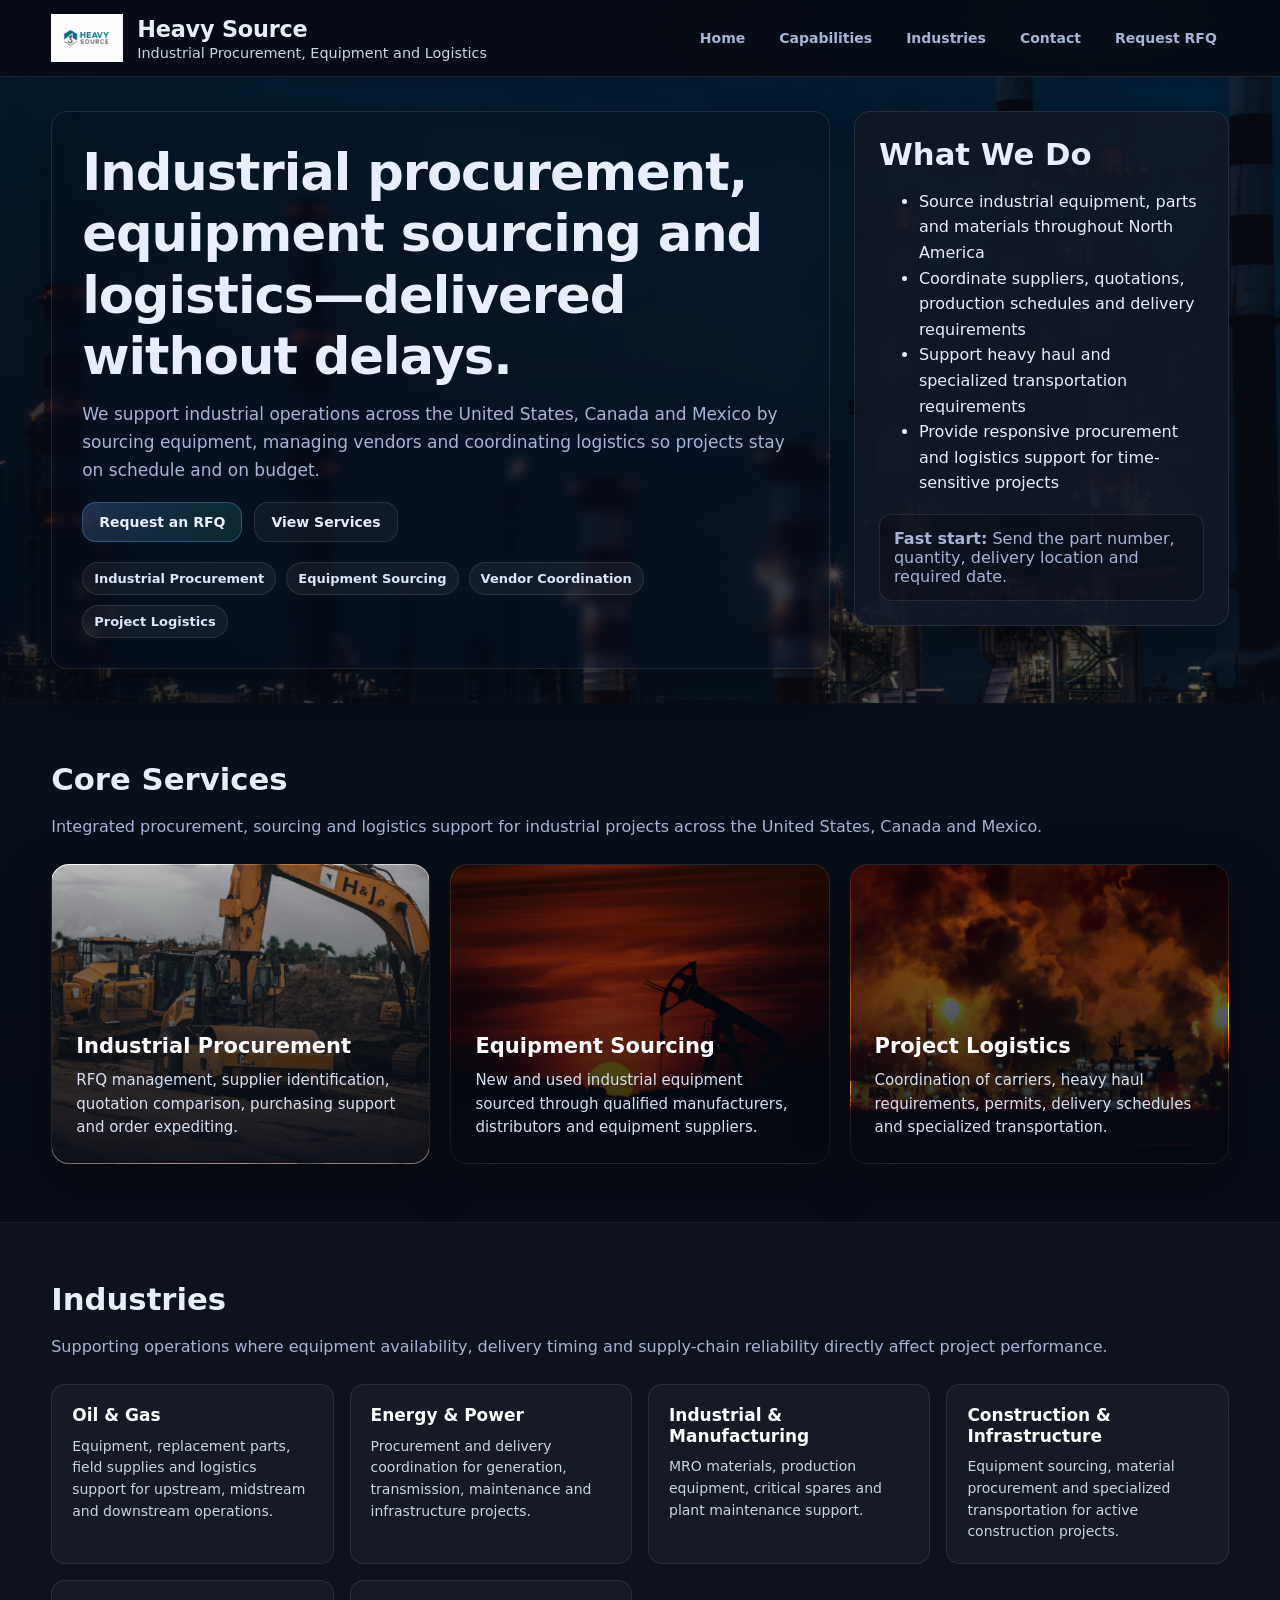
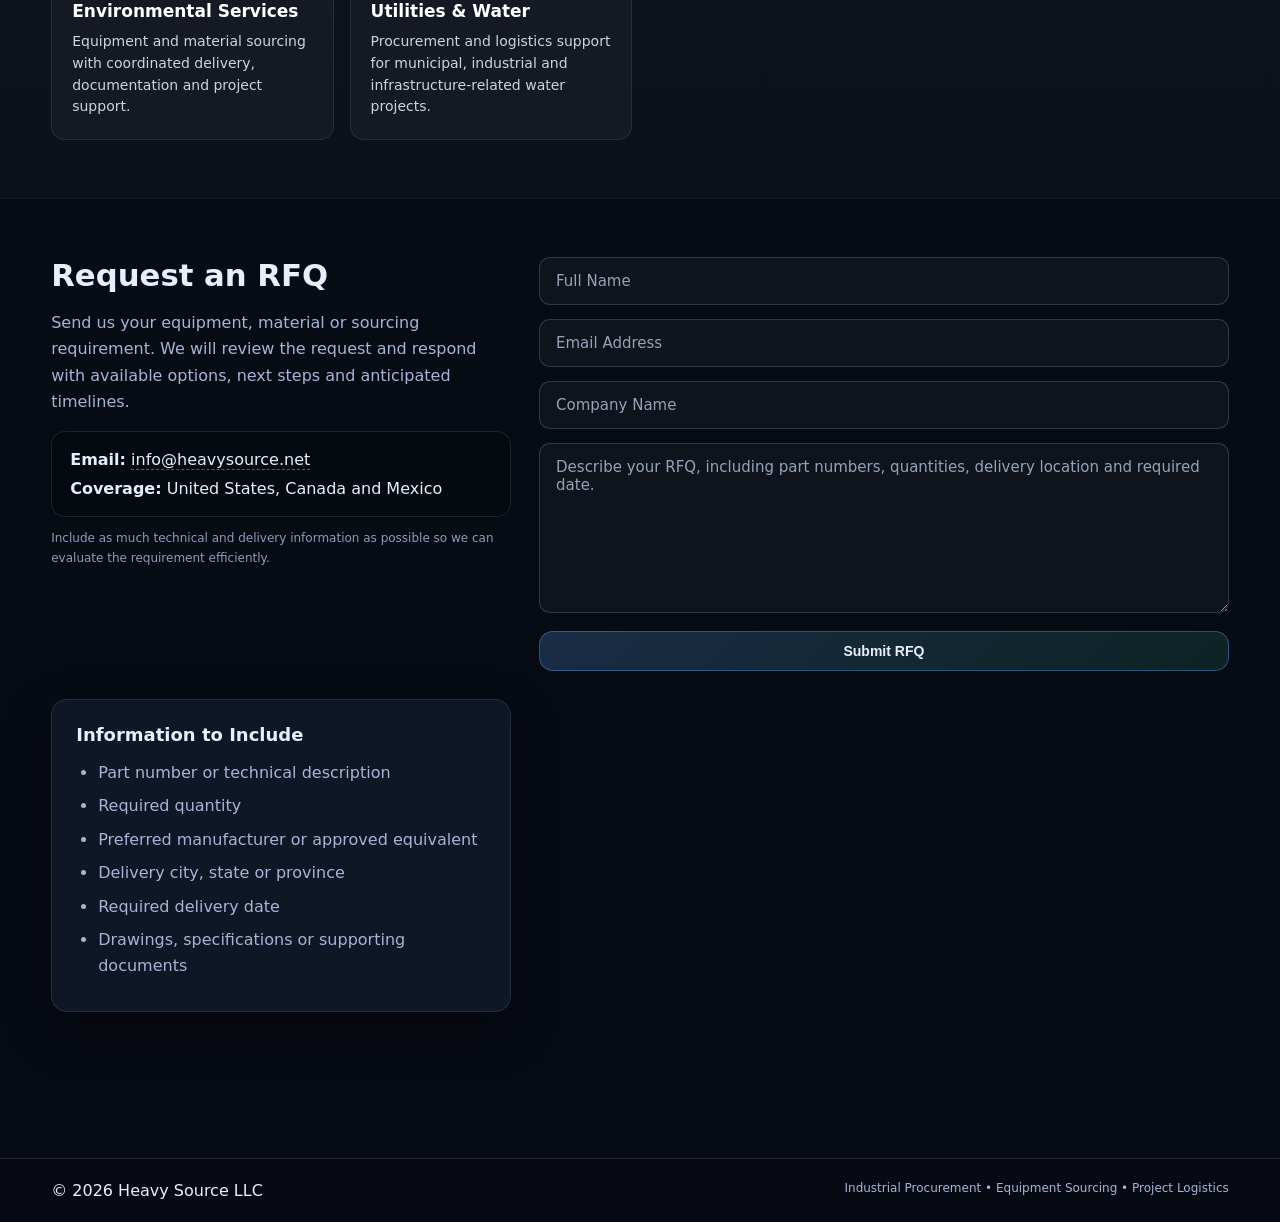
<file: index.html>
<!doctype html>
<html lang="en">
<head>
  <meta charset="utf-8">
  <meta name="viewport" content="width=device-width, initial-scale=1">

  <title>Heavy Source | Industrial Procurement & Strategic Sourcing</title>

  <meta name="description" content="Heavy Source provides industrial procurement, strategic sourcing, equipment sourcing, vendor coordination and project logistics across the United States, Canada and Mexico.">


<link rel="canonical" href="https://heavysource.net/">
<meta property="og:type" content="website">
<meta property="og:site_name" content="Heavy Source">
<meta property="og:title" content="Heavy Source | Industrial Procurement & Strategic Sourcing">
<meta property="og:description" content="Heavy Source provides industrial procurement, strategic sourcing, equipment sourcing, vendor coordination and project logistics across the United States, Canada and Mexico.">
<meta property="og:url" content="https://heavysource.net/">
<meta property="og:image" content="https://heavysource.net/hero-bg.jpg.JPG">
<meta name="twitter:card" content="summary_large_image">
<meta name="twitter:title" content="Heavy Source | Industrial Procurement & Strategic Sourcing">
<meta name="twitter:description" content="Heavy Source provides industrial procurement, strategic sourcing, equipment sourcing, vendor coordination and project logistics across the United States, Canada and Mexico.">
<meta name="twitter:image" content="https://heavysource.net/hero-bg.jpg.JPG">
<script type="application/ld+json">
{"@context": "https://schema.org", "@type": "Organization", "name": "Heavy Source LLC", "url": "https://heavysource.net/", "logo": "https://heavysource.net/heavy-source-logo.png%20.JPG", "email": "info@heavysource.net", "areaServed": ["United States", "Canada", "Mexico"], "description": "Industrial procurement, strategic sourcing, equipment sourcing, vendor coordination and project logistics."}
</script>
<script type="application/ld+json">
{"@context": "https://schema.org", "@type": "WebSite", "name": "Heavy Source", "url": "https://heavysource.net/"}
</script>

<link rel="stylesheet" href="style.css?v=20260730-1">
</head>

<body>

  <header class="site-header">
    <div class="wrap header-inner">

      <a href="index.html" class="brand">
        <img
          src="heavy-source-logo.png%20.JPG"
          alt="Heavy Source"
          class="logo-img"
        >

        <div class="brand-text">
          <div class="brand-name">Heavy Source</div>
          <div class="brand-tag">
            Industrial Procurement, Equipment and Logistics
          </div>
        </div>
      </a>

    <nav class="nav" aria-label="Main navigation">
  <a href="index.html">Home</a>
  <a href="capabilities.html">Capabilities</a>
  <a href="#industries">Industries</a>
  <a href="#contact">Contact</a>
  <a href="#contact" class="nav-cta">Request RFQ</a>
</nav>

    </div>
  </header>


  <main>

    <!-- HERO -->

    <section class="hero">
      <div class="wrap hero-grid">

        <div class="hero-copy">

          <h1>
            Industrial procurement, equipment sourcing and logistics—delivered without delays.
          </h1>

          <p class="lead">
            We support industrial operations across the United States, Canada
            and Mexico by sourcing equipment, managing vendors and coordinating
            logistics so projects stay on schedule and on budget.
          </p>

          <div class="cta-row">
            <a class="btn" href="#contact">Request an RFQ</a>
            <a class="btn ghost" href="services.html">View Services</a>
          </div>

          <div class="trust">
            <div class="chip">Industrial Procurement</div>
            <div class="chip">Equipment Sourcing</div>
            <div class="chip">Vendor Coordination</div>
            <div class="chip">Project Logistics</div>
          </div>

        </div>


        <div class="hero-card">
          <div class="card">

            <h2>What We Do</h2>

            <ul>
              <li>
                Source industrial equipment, parts and materials throughout
                North America
              </li>

              <li>
                Coordinate suppliers, quotations, production schedules and
                delivery requirements
              </li>

              <li>
                Support heavy haul and specialized transportation requirements
              </li>

              <li>
                Provide responsive procurement and logistics support for
                time-sensitive projects
              </li>
            </ul>

            <div class="note">
              <strong>Fast start:</strong>
              Send the part number, quantity, delivery location and required date.
            </div>

          </div>
        </div>

      </div>
    </section>


    <!-- SERVICES -->

    <section id="services" class="section">
      <div class="wrap">

        <h2>Core Services</h2>

        <p class="muted">
          Integrated procurement, sourcing and logistics support for industrial
          projects across the United States, Canada and Mexico.
        </p>


        <div class="services-grid">

          <div
            class="service-card"
            style="background-image: url('constructions.JPG');"
          >
            <div class="overlay"></div>

            <div class="content">
              <h3>Industrial Procurement</h3>

              <p>
                RFQ management, supplier identification, quotation comparison,
                purchasing support and order expediting.
              </p>
            </div>
          </div>


          <div
            class="service-card"
            style="background-image: url('pumpjack.JPG');"
          >
            <div class="overlay"></div>

            <div class="content">
              <h3>Equipment Sourcing</h3>

              <p>
                New and used industrial equipment sourced through qualified
                manufacturers, distributors and equipment suppliers.
              </p>
            </div>
          </div>


          <div
            class="service-card"
            style="background-image: url('refinery.JPG');"
          >
            <div class="overlay"></div>

            <div class="content">
              <h3>Project Logistics</h3>

              <p>
                Coordination of carriers, heavy haul requirements, permits,
                delivery schedules and specialized transportation.
              </p>
            </div>
          </div>

        </div>

      </div>
    </section>


    <!-- INDUSTRIES -->

    <section id="industries" class="section alt">
      <div class="wrap">

        <h2>Industries</h2>

        <p class="muted">
          Supporting operations where equipment availability, delivery timing
          and supply-chain reliability directly affect project performance.
        </p>


        <div class="industries-grid">

          <div class="industry-card">
            <h3>Oil &amp; Gas</h3>

            <p>
              Equipment, replacement parts, field supplies and logistics support
              for upstream, midstream and downstream operations.
            </p>
          </div>


          <div class="industry-card">
            <h3>Energy &amp; Power</h3>

            <p>
              Procurement and delivery coordination for generation,
              transmission, maintenance and infrastructure projects.
            </p>
          </div>


          <div class="industry-card">
            <h3>Industrial &amp; Manufacturing</h3>

            <p>
              MRO materials, production equipment, critical spares and plant
              maintenance support.
            </p>
          </div>


          <div class="industry-card">
            <h3>Construction &amp; Infrastructure</h3>

            <p>
              Equipment sourcing, material procurement and specialized
              transportation for active construction projects.
            </p>
          </div>


          <div class="industry-card">
            <h3>Environmental Services</h3>

            <p>
              Equipment and material sourcing with coordinated delivery,
              documentation and project support.
            </p>
          </div>


          <div class="industry-card">
            <h3>Utilities &amp; Water</h3>

            <p>
              Procurement and logistics support for municipal, industrial and
              infrastructure-related water projects.
            </p>
          </div>

        </div>

      </div>
    </section>


    <!-- CONTACT / RFQ -->

    <section id="contact" class="section">
      <div class="wrap contact">

        <div>

          <h2>Request an RFQ</h2>

          <p>
            Send us your equipment, material or sourcing requirement. We will
            review the request and respond with available options, next steps
            and anticipated timelines.
          </p>

          <div class="contact-box">
            <div>
              <strong>Email:</strong>
              <a href="mailto:info@heavysource.net">
                info@heavysource.net
              </a>
            </div>

            <div>
              <strong>Coverage:</strong>
              United States, Canada and Mexico
            </div>
          </div>

          <p class="smallprint">
            Include as much technical and delivery information as possible so
            we can evaluate the requirement efficiently.
          </p>

        </div>


        <form
          action="https://formspree.io/f/xjgjjobw"
          method="POST"
          class="contact-form"
        >

          <div class="form-row">
            <input
              type="text"
              name="name"
              placeholder="Full Name"
              autocomplete="name"
              required
            >
          </div>

          <div class="form-row">
            <input
              type="email"
              name="email"
              placeholder="Email Address"
              autocomplete="email"
              required
            >
          </div>

          <div class="form-row">
            <input
              type="text"
              name="company"
              placeholder="Company Name"
              autocomplete="organization"
            >
          </div>

          <div class="form-row">
            <textarea
              name="message"
              rows="6"
              placeholder="Describe your RFQ, including part numbers, quantities, delivery location and required date."
              required
            ></textarea>
          </div>

          <input
            type="hidden"
            name="_subject"
            value="New Heavy Source RFQ"
          >

          <button type="submit" class="btn primary">
            Submit RFQ
          </button>

        </form>


        <div class="card">

          <h3>Information to Include</h3>

          <ul class="checklist">
            <li>Part number or technical description</li>
            <li>Required quantity</li>
            <li>Preferred manufacturer or approved equivalent</li>
            <li>Delivery city, state or province</li>
            <li>Required delivery date</li>
            <li>Drawings, specifications or supporting documents</li>
          </ul>

        </div>

      </div>
    </section>

  </main>


  <footer class="site-footer">
    <div class="wrap footer-inner">

      <div>
        © <span id="year"></span> Heavy Source LLC
      </div>

      <div class="muted">
        Industrial Procurement • Equipment Sourcing • Project Logistics
      </div>

    </div>
  </footer>


  <script>
    document.getElementById("year").textContent =
      new Date().getFullYear();
  </script>

</body>
</html>
</file>
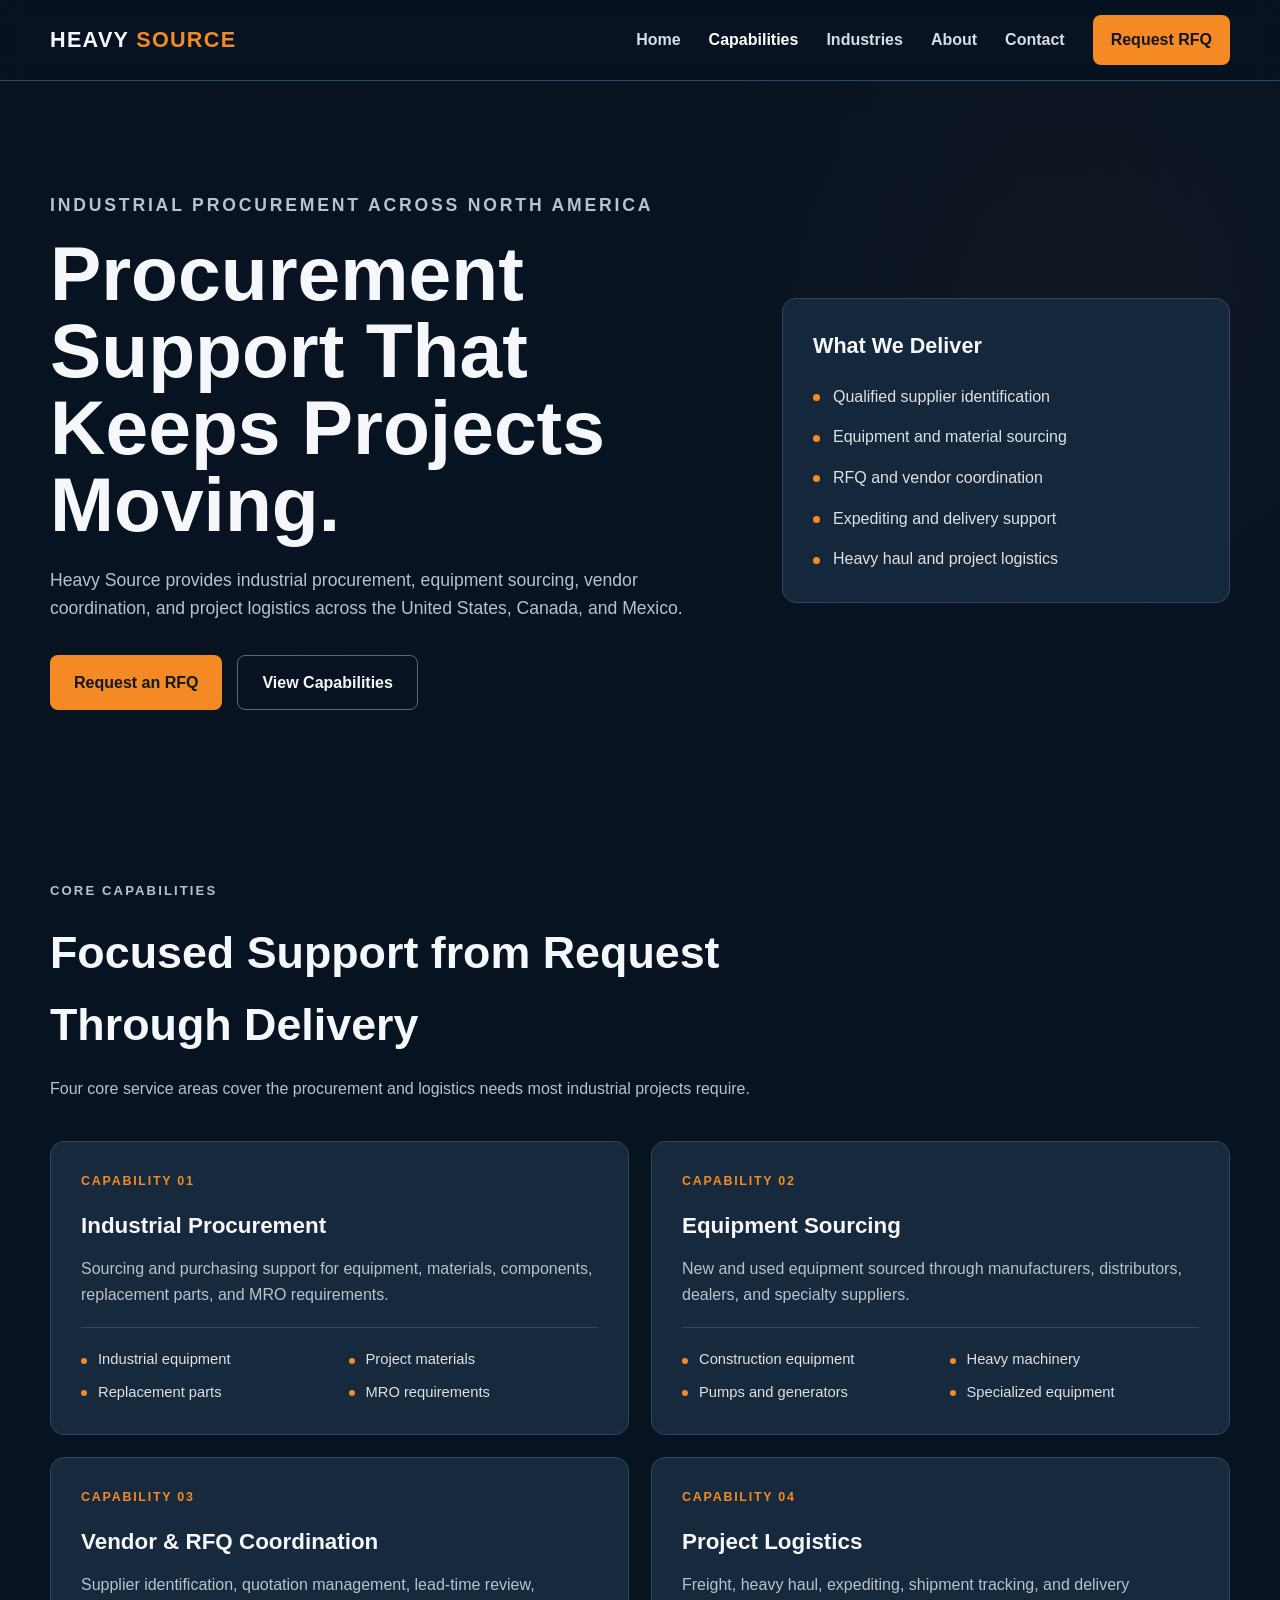
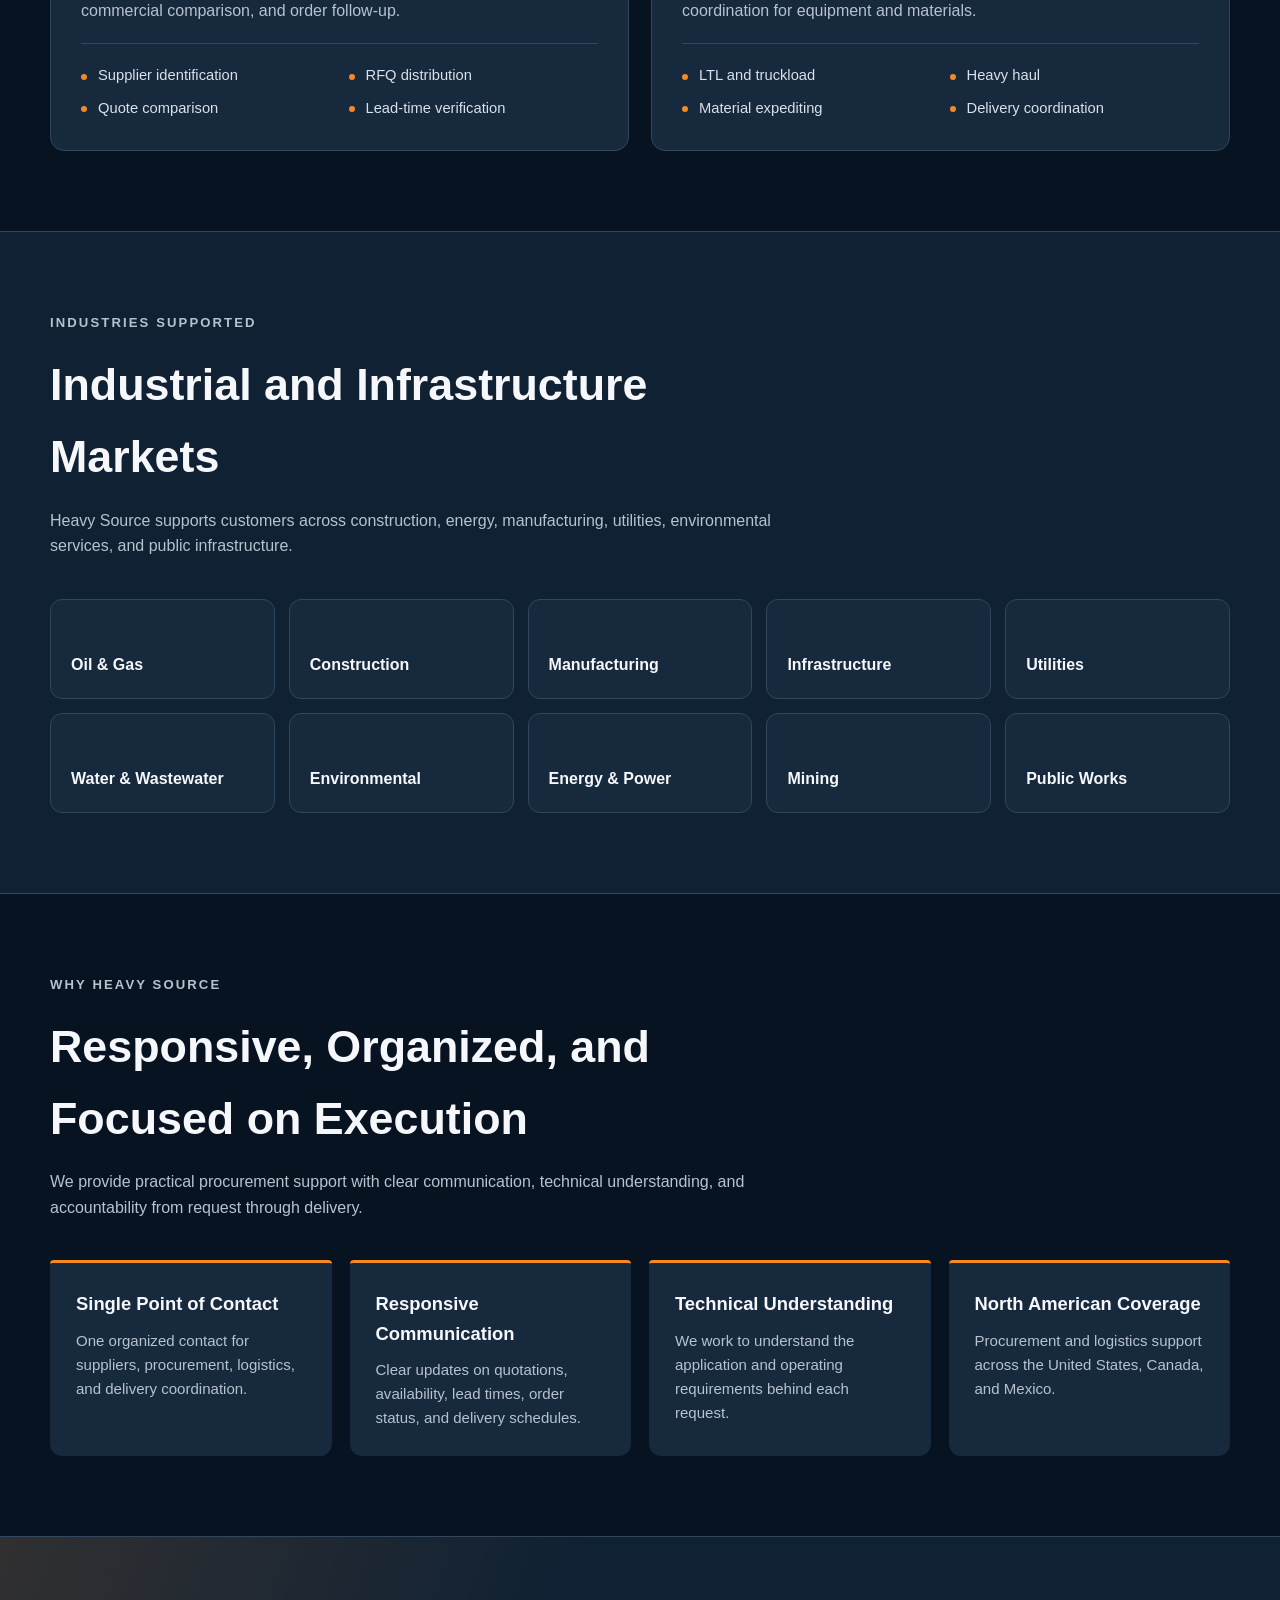
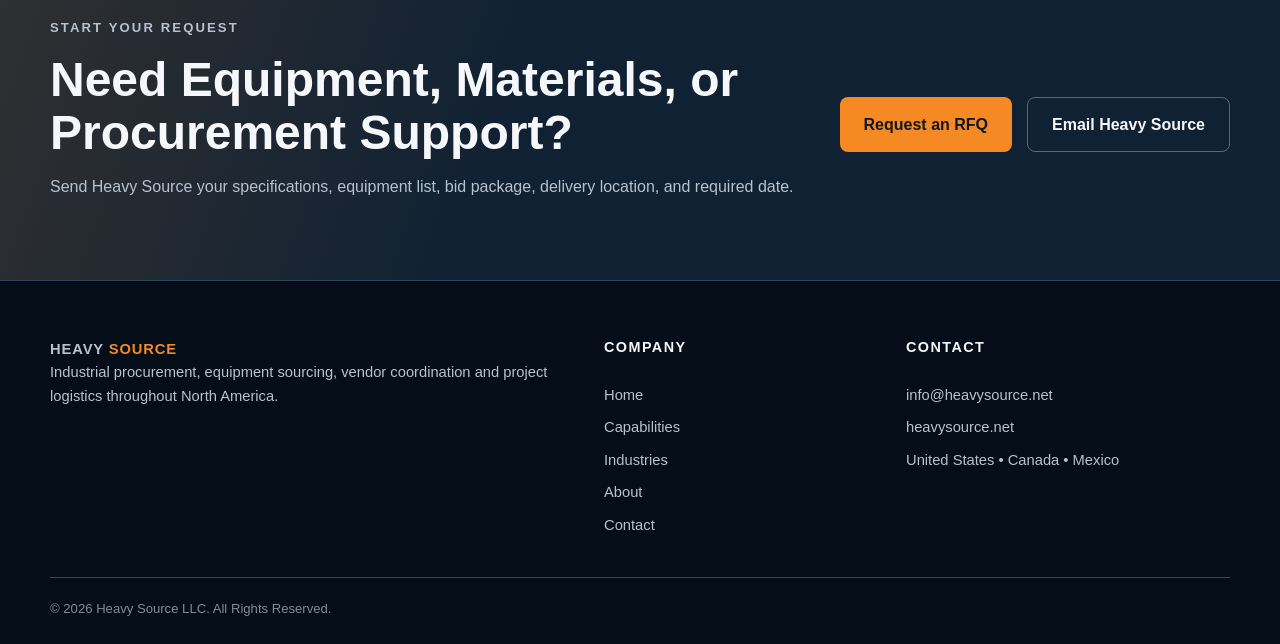
<file: capabilities.html>
<!DOCTYPE html>
<html lang="en">

<head>

<meta charset="UTF-8">

<meta name="viewport" content="width=device-width, initial-scale=1.0">

<meta name="description" content="Explore Heavy Source capabilities in industrial procurement, strategic sourcing, equipment sourcing, vendor coordination and project logistics across North America.">

<title>Industrial Procurement Capabilities | Heavy Source LLC</title>


<link rel="canonical" href="https://heavysource.net/capabilities.html">
<meta property="og:type" content="website">
<meta property="og:site_name" content="Heavy Source">
<meta property="og:title" content="Industrial Procurement Capabilities | Heavy Source LLC">
<meta property="og:description" content="Explore Heavy Source capabilities in industrial procurement, strategic sourcing, equipment sourcing, vendor coordination and project logistics across North America.">
<meta property="og:url" content="https://heavysource.net/capabilities.html">
<meta property="og:image" content="https://heavysource.net/hero-bg.jpg.JPG">
<meta name="twitter:card" content="summary_large_image">
<meta name="twitter:title" content="Industrial Procurement Capabilities | Heavy Source LLC">
<meta name="twitter:description" content="Explore Heavy Source capabilities in industrial procurement, strategic sourcing, equipment sourcing, vendor coordination and project logistics across North America.">
<meta name="twitter:image" content="https://heavysource.net/hero-bg.jpg.JPG">
<script type="application/ld+json">
{"@context": "https://schema.org", "@type": "Organization", "name": "Heavy Source LLC", "url": "https://heavysource.net/", "logo": "https://heavysource.net/heavy-source-logo.png%20.JPG", "email": "info@heavysource.net", "areaServed": ["United States", "Canada", "Mexico"], "description": "Industrial procurement, strategic sourcing, equipment sourcing, vendor coordination and project logistics."}
</script>
<script type="application/ld+json">
{"@context": "https://schema.org", "@type": "WebSite", "name": "Heavy Source", "url": "https://heavysource.net/"}
</script>

<style>

:root{

--bg:#081321;
--bg2:#102133;
--card:#16293d;
--border:#30475d;
--text:#f5f7fb;
--muted:#b7c2cf;
--orange:#f58a24;
--orange2:#ff9d43;
--radius:14px;
--width:1180px;

}

*{
margin:0;
padding:0;
box-sizing:border-box;
}

html{
scroll-behavior:smooth;
}

body{

background:var(--bg);
color:var(--text);
font-family:Inter,"Segoe UI",Arial,sans-serif;
line-height:1.6;

}

a{

color:inherit;
text-decoration:none;

}

.container{

width:min(calc(100% - 40px),var(--width));
margin:auto;

}

/*************************
HEADER
*************************/

header{

position:sticky;
top:0;
z-index:999;
background:rgba(8,19,33,.95);
border-bottom:1px solid var(--border);
backdrop-filter:blur(10px);

}

.nav{

display:flex;
justify-content:space-between;
align-items:center;
height:80px;

}

.logo{

font-size:1.35rem;
font-weight:900;
letter-spacing:.06em;

}

.logo span{

color:var(--orange);

}

nav{

display:flex;
align-items:center;
gap:28px;

}

nav a{

font-weight:700;
color:#d5dde7;

}

nav a:hover{

color:white;

}

.active{

color:white;

}

.rfq{

background:var(--orange);
padding:12px 18px;
border-radius:8px;
color:#101820;

}

.rfq:hover{

background:var(--orange2);

}

/*************************
HERO
*************************/

.hero{

padding:110px 0 90px;

background:

linear-gradient(
90deg,
rgba(8,19,33,.96),
rgba(8,19,33,.82)
),

radial-gradient(
circle at 82% 30%,
rgba(245,138,36,.20),
transparent 35%
);

}

.hero-grid{

display:grid;
grid-template-columns:1.2fr .8fr;
gap:60px;
align-items:center;

}

.eyebrow{

color:var(--orange);
font-size:.82rem;
font-weight:900;
letter-spacing:.16em;
text-transform:uppercase;
margin-bottom:16px;

}

.hero h1{

font-size:clamp(3rem,6vw,5rem);
line-height:1;
margin-bottom:24px;

}

.hero p{

color:var(--muted);
font-size:1.1rem;
max-width:720px;

}

.buttons{

display:flex;
gap:15px;
margin-top:32px;

}

.button{

display:inline-flex;
align-items:center;
justify-content:center;
padding:14px 24px;
border-radius:8px;
font-weight:800;

}

.primary{

background:var(--orange);
color:#101820;

}

.primary:hover{

background:var(--orange2);

}

.secondary{

border:1px solid #54697d;

}

.summary{

background:rgba(22,41,61,.95);

border:1px solid var(--border);

border-radius:var(--radius);

padding:30px;

}

.summary h2{

margin-bottom:20px;

font-size:1.35rem;

}

.summary ul{

list-style:none;

display:grid;

gap:15px;

}

.summary li{

position:relative;

padding-left:20px;

color:#d9e1ea;

}

.summary li::before{

content:"";

position:absolute;

left:0;

top:.65em;

width:7px;

height:7px;

border-radius:50%;

background:var(--orange);

}

/*************************
GENERAL SECTIONS
*************************/

section{

padding:80px 0;

}

.heading{

margin-bottom:40px;

max-width:760px;

}

.heading h2{

font-size:2.8rem;

margin-bottom:15px;

}

.heading p{

color:var(--muted);

}
/*************************
CAPABILITY CARDS
*************************/

.capabilities-grid{

display:grid;

grid-template-columns:repeat(2,1fr);

gap:22px;

}

.capability-card{

background:var(--card);

border:1px solid var(--border);

border-radius:var(--radius);

padding:30px;

}

.capability-card:hover{

border-color:var(--orange);

}

.capability-number{

color:var(--orange);

font-size:.78rem;

font-weight:900;

letter-spacing:.14em;

margin-bottom:16px;

}

.capability-card h3{

font-size:1.4rem;

margin-bottom:12px;

}

.capability-card p{

color:var(--muted);

margin-bottom:20px;

}

.capability-card ul{

list-style:none;

display:grid;

grid-template-columns:repeat(2,1fr);

gap:9px 18px;

padding-top:20px;

border-top:1px solid var(--border);

}

.capability-card li{

position:relative;

padding-left:17px;

font-size:.92rem;

color:#d9e1ea;

}

.capability-card li::before{

content:"";

position:absolute;

left:0;

top:.65em;

width:6px;

height:6px;

border-radius:50%;

background:var(--orange);

}

/*************************
INDUSTRIES
*************************/

.industries-section{

background:var(--bg2);

border-top:1px solid var(--border);

border-bottom:1px solid var(--border);

}

.industries-grid{

display:grid;

grid-template-columns:repeat(5,1fr);

gap:14px;

}

.industry{

min-height:100px;

display:flex;

align-items:flex-end;

padding:20px;

background:var(--card);

border:1px solid var(--border);

border-radius:12px;

font-weight:800;

}

/*************************
WHY HEAVY SOURCE
*************************/

.why-grid{

display:grid;

grid-template-columns:repeat(4,1fr);

gap:18px;

}

.why-card{

background:var(--card);

border-top:3px solid var(--orange);

border-radius:4px 4px 12px 12px;

padding:26px;

}

.why-card h3{

font-size:1.15rem;

margin-bottom:10px;

}

.why-card p{

color:var(--muted);

font-size:.94rem;

}

/*************************
FINAL CTA
*************************/

.cta{

background:

linear-gradient(
110deg,
rgba(245,138,36,.14),
transparent 42%
),

var(--bg2);

border-top:1px solid var(--border);

}

.cta-grid{

display:grid;

grid-template-columns:1fr auto;

align-items:center;

gap:45px;

}

.cta h2{

font-size:clamp(2rem,4vw,3rem);

line-height:1.1;

margin-bottom:14px;

}

.cta p{

color:var(--muted);

max-width:760px;

}

/*************************
FOOTER
*************************/

footer{

background:#050d18;

border-top:1px solid var(--border);

padding:55px 0 25px;

}

.footer-grid{

display:grid;

grid-template-columns:1.4fr .7fr .9fr;

gap:50px;

}

.footer-grid h3{

font-size:.9rem;

letter-spacing:.1em;

text-transform:uppercase;

margin-bottom:16px;

}

.footer-grid p,

.footer-grid a{

color:var(--muted);

font-size:.92rem;

}

.footer-links,

.footer-contact{

display:flex;

flex-direction:column;

align-items:flex-start;

gap:9px;

}

.footer-bottom{

margin-top:40px;

padding-top:20px;

border-top:1px solid var(--border);

color:#7f8c9b;

font-size:.82rem;

}

/*************************
RESPONSIVE
*************************/

@media(max-width:950px){

.hero-grid{

grid-template-columns:1fr;

}

.industries-grid{

grid-template-columns:repeat(3,1fr);

}

.why-grid{

grid-template-columns:repeat(2,1fr);

}

}

@media(max-width:760px){

nav{

gap:14px;

font-size:.9rem;

}

.capabilities-grid{

grid-template-columns:1fr;

}

.cta-grid{

grid-template-columns:1fr;

}

.footer-grid{

grid-template-columns:1fr 1fr;

}

.footer-brand{

grid-column:1/-1;

}

}

@media(max-width:600px){

.container{

width:min(calc(100% - 28px),var(--width));

}

nav a:not(.rfq){

display:none;

}

.hero{

padding:75px 0 65px;

}

.hero h1{

font-size:3rem;

}

.buttons{

flex-direction:column;

}

.button{

width:100%;

}

.capability-card ul,

.industries-grid,

.why-grid,

.footer-grid{

grid-template-columns:1fr;

}

.footer-brand{

grid-column:auto;

}

}

</style>

</head>

<body>

<header>

<div class="container nav">

<a href="index.html" class="logo">

HEAVY <span>SOURCE</span>

</a>

<nav>

<a href="index.html">Home</a>

<a href="capabilities.html" class="active">Capabilities</a>

<a href="index.html#industries">Industries</a>

<a href="index.html#about">About</a>

<a href="index.html#contact">Contact</a>

<a href="index.html#contact" class="rfq">Request RFQ</a>

</nav>

</div>

</header>

<main>

<section class="hero">

<div class="container hero-grid">

<div>

<p class="eyebrow">

Industrial Procurement Across North America

</p>

<h1>

Procurement Support That Keeps Projects Moving.

</h1>

<p>

Heavy Source provides industrial procurement, equipment sourcing,
vendor coordination, and project logistics across the United States,
Canada, and Mexico.

</p>

<div class="buttons">

<a href="index.html#contact" class="button primary">

Request an RFQ

</a>

<a href="#capabilities" class="button secondary">

View Capabilities

</a>

</div>

</div>

<div class="summary">

<h2>What We Deliver</h2>

<ul>

<li>Qualified supplier identification</li>

<li>Equipment and material sourcing</li>

<li>RFQ and vendor coordination</li>

<li>Expediting and delivery support</li>

<li>Heavy haul and project logistics</li>

</ul>

</div>

</div>

</section>

<section id="capabilities">

<div class="container">

<div class="heading">

<p class="eyebrow">Core Capabilities</p>

<h2>

Focused Support from Request Through Delivery

</h2>

<p>

Four core service areas cover the procurement and logistics needs
most industrial projects require.

</p>

</div>

<div class="capabilities-grid">

<article class="capability-card">

<div class="capability-number">

CAPABILITY 01

</div>

<h3>Industrial Procurement</h3>

<p>

Sourcing and purchasing support for equipment, materials,
components, replacement parts, and MRO requirements.

</p>

<ul>

<li>Industrial equipment</li>

<li>Project materials</li>

<li>Replacement parts</li>

<li>MRO requirements</li>

</ul>

</article>

<article class="capability-card">

<div class="capability-number">

CAPABILITY 02

</div>

<h3>Equipment Sourcing</h3>

<p>

New and used equipment sourced through manufacturers,
distributors, dealers, and specialty suppliers.

</p>

<ul>

<li>Construction equipment</li>

<li>Heavy machinery</li>

<li>Pumps and generators</li>

<li>Specialized equipment</li>

</ul>

</article>

  <article class="capability-card">

<div class="capability-number">

CAPABILITY 03

</div>

<h3>Vendor &amp; RFQ Coordination</h3>

<p>

Supplier identification, quotation management, lead-time review,
commercial comparison, and order follow-up.

</p>

<ul>

<li>Supplier identification</li>

<li>RFQ distribution</li>

<li>Quote comparison</li>

<li>Lead-time verification</li>

</ul>

</article>

<article class="capability-card">

<div class="capability-number">

CAPABILITY 04

</div>

<h3>Project Logistics</h3>

<p>

Freight, heavy haul, expediting, shipment tracking, and delivery
coordination for equipment and materials.

</p>

<ul>

<li>LTL and truckload</li>

<li>Heavy haul</li>

<li>Material expediting</li>

<li>Delivery coordination</li>

</ul>

</article>

</div>

</div>

</section>

<section class="industries-section">

<div class="container">

<div class="heading">

<p class="eyebrow">Industries Supported</p>

<h2>

Industrial and Infrastructure Markets

</h2>

<p>

Heavy Source supports customers across construction, energy,
manufacturing, utilities, environmental services, and public infrastructure.

</p>

</div>

<div class="industries-grid">

<div class="industry">

Oil &amp; Gas

</div>

<div class="industry">

Construction

</div>

<div class="industry">

Manufacturing

</div>

<div class="industry">

Infrastructure

</div>

<div class="industry">

Utilities

</div>

<div class="industry">

Water &amp; Wastewater

</div>

<div class="industry">

Environmental

</div>

<div class="industry">

Energy &amp; Power

</div>

<div class="industry">

Mining

</div>

<div class="industry">

Public Works

</div>

</div>

</div>

</section>

<section>

<div class="container">

<div class="heading">

<p class="eyebrow">Why Heavy Source</p>

<h2>

Responsive, Organized, and Focused on Execution

</h2>

<p>

We provide practical procurement support with clear communication,
technical understanding, and accountability from request through delivery.

</p>

</div>

<div class="why-grid">

<article class="why-card">

<h3>Single Point of Contact</h3>

<p>

One organized contact for suppliers, procurement, logistics,
and delivery coordination.

</p>

</article>

<article class="why-card">

<h3>Responsive Communication</h3>

<p>

Clear updates on quotations, availability, lead times,
order status, and delivery schedules.

</p>

</article>

<article class="why-card">

<h3>Technical Understanding</h3>

<p>

We work to understand the application and operating requirements
behind each request.

</p>

</article>

<article class="why-card">

<h3>North American Coverage</h3>

<p>

Procurement and logistics support across the United States,
Canada, and Mexico.

</p>

</article>

</div>

</div>

</section>

<section class="cta">

<div class="container cta-grid">

<div>

<p class="eyebrow">Start Your Request</p>

<h2>

Need Equipment, Materials, or Procurement Support?

</h2>

<p>

Send Heavy Source your specifications, equipment list,
bid package, delivery location, and required date.

</p>

</div>

<div class="buttons">

<a href="index.html#contact" class="button primary">

Request an RFQ

</a>

<a href="mailto:info@heavysource.net" class="button secondary">

Email Heavy Source

</a>

</div>

</div>

</section>

</main>
  <footer>

<div class="container footer-grid">

<div class="footer-brand">

<a href="index.html" class="logo">

HEAVY <span>SOURCE</span>

</a>

<p>

Industrial procurement, equipment sourcing,
vendor coordination and project logistics
throughout North America.

</p>

</div>

<div class="footer-links">

<h3>Company</h3>

<a href="index.html">

Home

</a>

<a href="capabilities.html">

Capabilities

</a>

<a href="index.html#industries">

Industries

</a>

<a href="index.html#about">

About

</a>

<a href="index.html#contact">

Contact

</a>

</div>

<div class="footer-contact">

<h3>Contact</h3>

<a href="mailto:info@heavysource.net">

info@heavysource.net

</a>

<a href="https://heavysource.net">

heavysource.net

</a>

<p>

United States • Canada • Mexico

</p>

</div>

</div>

<div class="container footer-bottom">

© <span id="year"></span> Heavy Source LLC.
All Rights Reserved.

</div>

</footer>

<script>

document.getElementById("year").textContent =
new Date().getFullYear();

</script>

</body>

</html>
</file>
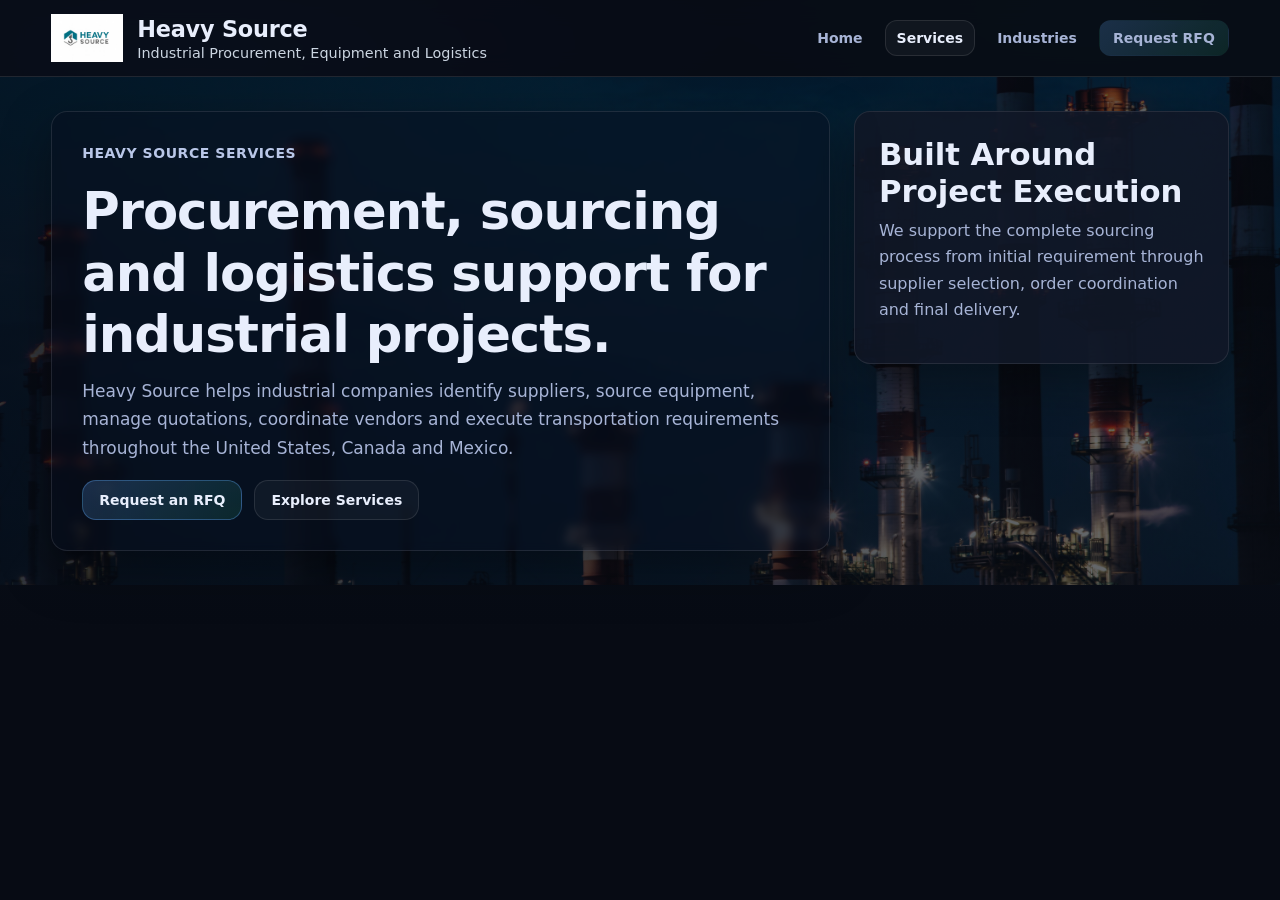
<file: services.html>
<!doctype html>
<html lang="en">
<head>
  <meta charset="utf-8">
  <meta name="viewport" content="width=device-width, initial-scale=1">

  <title>Industrial Procurement & Equipment Sourcing Services | Heavy Source</title>

  <meta name="description" content="Industrial procurement, equipment sourcing, vendor coordination, MRO sourcing and project logistics support across the United States, Canada and Mexico.">

 
<link rel="canonical" href="https://heavysource.net/services.html">
<meta property="og:type" content="website">
<meta property="og:site_name" content="Heavy Source">
<meta property="og:title" content="Industrial Procurement & Equipment Sourcing Services | Heavy Source">
<meta property="og:description" content="Industrial procurement, equipment sourcing, vendor coordination, MRO sourcing and project logistics support across the United States, Canada and Mexico.">
<meta property="og:url" content="https://heavysource.net/services.html">
<meta property="og:image" content="https://heavysource.net/hero-bg.jpg.JPG">
<meta name="twitter:card" content="summary_large_image">
<meta name="twitter:title" content="Industrial Procurement & Equipment Sourcing Services | Heavy Source">
<meta name="twitter:description" content="Industrial procurement, equipment sourcing, vendor coordination, MRO sourcing and project logistics support across the United States, Canada and Mexico.">
<meta name="twitter:image" content="https://heavysource.net/hero-bg.jpg.JPG">
<script type="application/ld+json">
{"@context": "https://schema.org", "@type": "Organization", "name": "Heavy Source LLC", "url": "https://heavysource.net/", "logo": "https://heavysource.net/heavy-source-logo.png%20.JPG", "email": "info@heavysource.net", "areaServed": ["United States", "Canada", "Mexico"], "description": "Industrial procurement, strategic sourcing, equipment sourcing, vendor coordination and project logistics."}
</script>
<script type="application/ld+json">
{"@context": "https://schema.org", "@type": "WebSite", "name": "Heavy Source", "url": "https://heavysource.net/"}
</script>

<link rel="stylesheet" href="style.css?v=20260730-1"> 
</head>

<body>

  <!-- HEADER -->

  <header class="site-header">
    <div class="wrap header-inner">

      <a href="index.html" class="brand">
        <img
          src="heavy-source-logo.png%20.JPG"
          alt="Heavy Source"
          class="logo-img"
        >

        <div class="brand-text">
          <div class="brand-name">Heavy Source</div>

          <div class="brand-tag">
            Industrial Procurement, Equipment and Logistics
          </div>
        </div>
      </a>


      <nav class="nav" aria-label="Main navigation">
        <a href="index.html">Home</a>
        <a href="services.html" aria-current="page">Services</a>
        <a href="index.html#industries">Industries</a>
        <a href="index.html#contact" class="btn small">Request RFQ</a>
      </nav>

    </div>
  </header>


  <main>

    <!-- PAGE HERO -->

    <section class="hero">
      <div class="wrap hero-grid">

        <div class="hero-copy">

          <p class="eyebrow">Heavy Source Services</p>

          <h1>
            Procurement, sourcing and logistics support for industrial projects.
          </h1>

          <p class="lead">
            Heavy Source helps industrial companies identify suppliers, source
            equipment, manage quotations, coordinate vendors and execute
            transportation requirements throughout the United States, Canada
            and Mexico.
          </p>

          <div class="cta-row">
            <a class="btn" href="index.html#contact">
              Request an RFQ
            </a>

            <a class="btn ghost" href="#service-details">
              Explore Services
            </a>
          </div>

        </div>


        <div class="hero-card">
          <div class="card">

            <h2>Built Around Project Execution</h2>

            <p>
              We support the complete sourcing process from initial requirement
              through supplier selection, order coordination and final delivery.
            </p>

            <ul class="checklist
</file>
<file: style.css>
:root {
  --bg: #0b1220;
  --panel: #0f1a2f;
  --text: #e8eefc;
  --muted: #a7b4d6;
  --line: rgba(255, 255, 255, 0.1);
  --accent: #60a5fa;
  --accent2: #34d399;
  --shadow: 0 18px 50px rgba(0, 0, 0, 0.35);
  --radius: 16px;
}

* {
  box-sizing: border-box;
}

html {
  scroll-behavior: smooth;
}

html,
body {
  min-height: 100%;
}

body {
  margin: 0;
  font-family:
    ui-sans-serif,
    system-ui,
    -apple-system,
    BlinkMacSystemFont,
    "Segoe UI",
    Roboto,
    Helvetica,
    Arial,
    sans-serif;
  color: var(--text);
  background:
    radial-gradient(
      900px 500px at 15% 10%,
      rgba(96, 165, 250, 0.2),
      transparent 60%
    ),
    radial-gradient(
      900px 500px at 85% 0%,
      rgba(52, 211, 153, 0.14),
      transparent 60%
    ),
    linear-gradient(180deg, var(--bg), #070b14 70%);
}

img {
  max-width: 100%;
}

a {
  color: inherit;
}

a:hover {
  opacity: 0.92;
}

p {
  line-height: 1.65;
  color: var(--muted);
}

h1,
h2,
h3 {
  line-height: 1.2;
  margin: 0 0 0.5rem;
}

h1 {
  font-size: clamp(32px, 4vw, 52px);
  letter-spacing: -0.02em;
}

h2 {
  font-size: clamp(24px, 2.4vw, 32px);
}

h3 {
  font-size: 18px;
  color: var(--text);
}

ul {
  line-height: 1.6;
}

.wrap {
  width: min(1200px, 92vw);
  margin: 0 auto;
}


/* HEADER */

.site-header {
  position: sticky;
  top: 0;
  z-index: 100;
  backdrop-filter: saturate(120%) blur(12px);
  background: rgba(7, 11, 20, 0.88);
  border-bottom: 1px solid var(--line);
}

.header-inner {
  display: flex;
  align-items: center;
  justify-content: space-between;
  gap: 24px;
  padding: 14px 0;
}

.brand {
  display: flex;
  align-items: center;
  gap: 14px;
  min-width: 260px;
  text-decoration: none;
}

.brand:hover {
  opacity: 1;
}

.logo-img {
  width: 72px;
  height: 48px;
  object-fit: contain;
  display: block;
  background: #fff;
}

.brand-text {
  display: flex;
  flex-direction: column;
}

.brand-name {
  font-size: 1.4rem;
  font-weight: 800;
  letter-spacing: -0.01em;
  text-decoration: none;
}

.brand-tag {
  margin-top: 3px;
  font-size: 0.9rem;
  color: #cbd5e1;
  text-decoration: none;
}

.nav {
  display: flex;
  align-items: center;
  justify-content: flex-end;
  gap: 10px;
  flex-wrap: wrap;
}

.nav a {
  padding: 9px 11px;
  border: 1px solid transparent;
  border-radius: 12px;
  color: var(--muted);
  font-size: 14px;
  font-weight: 700;
  text-decoration: none;
}

.nav a:hover,
.nav a[aria-current="page"] {
  color: var(--text);
  border-color: var(--line);
  background: rgba(255, 255, 255, 0.04);
}


/* BUTTONS */

.btn {
  display: inline-flex;
  align-items: center;
  justify-content: center;
  gap: 8px;
  padding: 11px 16px;
  border: 1px solid rgba(96, 165, 250, 0.35);
  border-radius: 14px;
  color: var(--text);
  background:
    linear-gradient(
      135deg,
      rgba(96, 165, 250, 0.22),
      rgba(52, 211, 153, 0.12)
    );
  font-size: 14px;
  font-weight: 800;
  text-decoration: none;
  cursor: pointer;
}

.btn:hover {
  opacity: 1;
  background:
    linear-gradient(
      135deg,
      rgba(96, 165, 250, 0.32),
      rgba(52, 211, 153, 0.2)
    );
}

.btn.ghost {
  border-color: var(--line);
  background: rgba(255, 255, 255, 0.04);
}

.btn.small {
  padding: 9px 13px;
  border-radius: 12px;
}


/* MAIN AND HERO */

main {
  padding: 0 0 70px;
}

.hero {
  position: relative;
  padding: 34px 0;
  background:
    url("hero-bg.jpg.JPG") center center / cover no-repeat;
  isolation: isolate;
}

.hero::before {
  content: "";
  position: absolute;
  inset: 0;
  z-index: -1;
  background:
    linear-gradient(
      90deg,
      rgba(5, 10, 20, 0.82),
      rgba(5, 10, 20, 0.58)
    );
}

.hero-grid {
  display: grid;
  grid-template-columns: minmax(0, 1.35fr) minmax(320px, 0.65fr);
  gap: 24px;
  align-items: start;
}

.hero-copy {
  padding: 30px;
  border: 1px solid var(--line);
  border-radius: var(--radius);
  background: rgba(8, 15, 30, 0.44);
  box-shadow: var(--shadow);
  backdrop-filter: blur(4px);
}

.hero-card .card {
  margin-bottom: 0;
}

.lead {
  margin: 12px 0 18px;
  font-size: 17px;
}

.eyebrow {
  margin: 0 0 16px;
  color: #b9c7e8;
  font-size: 14px;
  font-weight: 800;
  letter-spacing: 0.04em;
  text-transform: uppercase;
}

.cta-row {
  display: flex;
  gap: 12px;
  flex-wrap: wrap;
  margin-top: 18px;
}

.trust {
  display: flex;
  gap: 10px;
  flex-wrap: wrap;
  margin-top: 20px;
}

.chip {
  padding: 8px 11px;
  border: 1px solid var(--line);
  border-radius: 999px;
  background: rgba(255, 255, 255, 0.05);
  color: #dce6fa;
  font-size: 13px;
  font-weight: 700;
}


/* SECTIONS */

.section {
  margin-top: 0;
  padding: 58px 0;
}

.section.alt {
  background: rgba(255, 255, 255, 0.018);
  border-top: 1px solid rgba(255, 255, 255, 0.035);
  border-bottom: 1px solid rgba(255, 255, 255, 0.035);
}

.muted {
  color: var(--muted);
}

.card {
  padding: 24px;
  margin-bottom: 18px;
  border: 1px solid rgba(255, 255, 255, 0.09);
  border-radius: var(--radius);
  background: rgba(17, 24, 39, 0.9);
  box-shadow: var(--shadow);
}

.card h3 {
  margin: 0 0 8px;
}

.card p {
  margin-top: 0;
}

.note {
  margin-top: 18px;
  padding: 14px;
  border: 1px solid var(--line);
  border-radius: 12px;
  background: rgba(0, 0, 0, 0.22);
  color: var(--muted);
}

.checklist {
  margin: 14px 0 0;
  padding-left: 22px;
  color: var(--muted);
}

.checklist li {
  margin: 8px 0;
}


/* SERVICE CARDS */

.services-grid {
  display: grid;
  grid-template-columns: repeat(3, minmax(0, 1fr));
  gap: 20px;
  margin-top: 24px;
}

.service-card {
  position: relative;
  min-height: 300px;
  overflow: hidden;
  border: 1px solid var(--line);
  border-radius: 18px;
  background-position: center;
  background-repeat: no-repeat;
  background-size: cover;
  box-shadow: var(--shadow);
  transition:
    transform 0.25s ease,
    border-color 0.25s ease;
}

.service-card:hover {
  transform: translateY(-5px);
  border-color: rgba(96, 165, 250, 0.45);
}

.service-card .overlay {
  position: absolute;
  inset: 0;
  background:
    linear-gradient(
      to bottom,
      rgba(5, 10, 20, 0.28),
      rgba(5, 10, 20, 0.92)
    );
}

.service-card .content {
  position: absolute;
  right: 0;
  bottom: 0;
  left: 0;
  z-index: 1;
  padding: 24px;
}

.service-card h3 {
  margin: 0 0 10px;
  color: #fff;
  font-size: 21px;
}

.service-card p {
  margin: 0;
  color: #d7e0f2;
  font-size: 15px;
  line-height: 1.55;
}


/* INDUSTRY AND DETAIL CARDS */

.industries-grid {
  display: grid;
  grid-template-columns: repeat(4, minmax(0, 1fr));
  gap: 16px;
  margin-top: 24px;
}

.industry-card {
  min-height: 160px;
  padding: 20px;
  border: 1px solid rgba(255, 255, 255, 0.09);
  border-radius: 14px;
  background: rgba(255, 255, 255, 0.035);
  transition:
    transform 0.2s ease,
    background 0.2s ease;
}

.industry-card:hover {
  transform: translateY(-4px);
  background: rgba(255, 255, 255, 0.065);
}

.industry-card h3 {
  margin: 0 0 10px;
  color: #fff;
  font-size: 17px;
}

.industry-card p {
  margin: 0;
  color: #cbd5e1;
  font-size: 14px;
  line-height: 1.55;
}


/* CONTACT */

.contact {
  display: grid;
  grid-template-columns: minmax(0, 0.8fr) minmax(420px, 1.2fr);
  gap: 28px;
  align-items: start;
}

.contact-box {
  display: grid;
  gap: 10px;
  margin-top: 16px;
  padding: 18px;
  border: 1px solid var(--line);
  border-radius: 14px;
  background: rgba(0, 0, 0, 0.18);
}

.contact-box a {
  color: var(--text);
  text-decoration: none;
  border-bottom: 1px dashed rgba(255, 255, 255, 0.35);
}

.contact-form {
  display: flex;
  flex-direction: column;
  gap: 14px;
  width: 100%;
  max-width: none;
}

.form-row input,
.form-row textarea {
  width: 100%;
  padding: 14px 16px;
  border: 1px solid rgba(255, 255, 255, 0.15);
  border-radius: 11px;
  background: rgba(255, 255, 255, 0.035);
  color: #fff;
  font-family: inherit;
  font-size: 15px;
}

.form-row textarea {
  min-height: 170px;
  resize: vertical;
}

.form-row input::placeholder,
.form-row textarea::placeholder {
  color: #94a3b8;
}

.form-row input:focus,
.form-row textarea:focus {
  outline: none;
  border-color: rgba(96, 165, 250, 0.7);
  background: rgba(255, 255, 255, 0.055);
}

.contact-form .btn {
  width: 100%;
}

.smallprint {
  margin-top: 12px;
  color: rgba(167, 180, 214, 0.85);
  font-size: 12px;
}


/* FOOTER */

.site-footer {
  border-top: 1px solid var(--line);
  background: rgba(7, 11, 20, 0.78);
}

.footer-inner {
  display: flex;
  justify-content: space-between;
  gap: 14px;
  flex-wrap: wrap;
  padding: 22px 0;
}

.footer-inner .muted {
  color: var(--muted);
  font-size: 12px;
}


/* TABLET */

@media (max-width: 1000px) {
  .hero-grid {
    grid-template-columns: 1fr;
  }

  .hero-card {
    max-width: none;
  }

  .industries-grid {
    grid-template-columns: repeat(2, minmax(0, 1fr));
  }

  .contact {
    grid-template-columns: 1fr;
  }

  .contact-form {
    max-width: none;
  }
}


/* MOBILE */

@media (max-width: 760px) {
  .header-inner {
    align-items: flex-start;
    flex-direction: column;
  }

  .brand {
    min-width: 0;
  }

  .brand-tag {
    font-size: 0.75rem;
  }

  .nav {
    width: 100%;
    justify-content: flex-start;
  }

  .nav a {
    padding: 7px 8px;
    font-size: 13px;
  }

  .hero {
    padding: 22px 0;
  }

  .hero-copy {
    padding: 22px;
  }

  .services-grid,
  .industries-grid {
    grid-template-columns: 1fr;
  }

  .service-card {
    min-height: 250px;
  }

  .section {
    padding: 42px 0;
  }
}


/* REDUCED MOTION */

@media (prefers-reduced-motion: reduce) {
  * {
    scroll-behavior: auto;
    transition: none !important;
  }
}
.brand,
.brand *,
.brand:visited,
.brand:hover,
.brand:focus {
  text-decoration: none !important;
}
</file>
